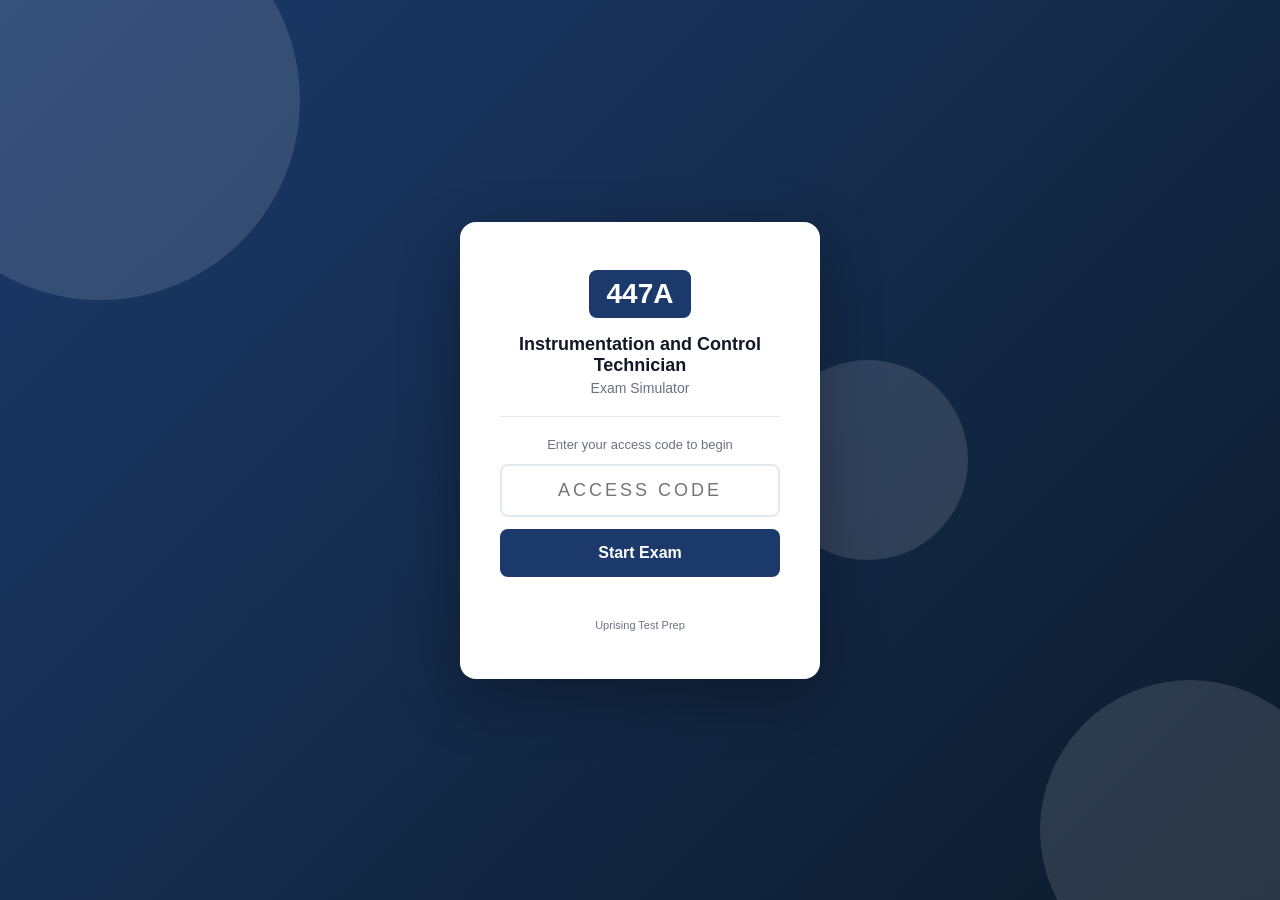
<file: index.html>
<!DOCTYPE html>
<html lang="en">
<head>
  <meta charset="UTF-8" />
  <meta name="viewport" content="width=device-width, initial-scale=1.0, viewport-fit=cover" />
  <meta name="apple-mobile-web-app-capable" content="yes" />
  <meta name="apple-mobile-web-app-status-bar-style" content="black-translucent" />
  <title>447A Exam Simulator</title>
  <link rel="stylesheet" href="style.css" />
</head>
<body>

<div id="access-gate">
  <div class="gate-bg-shapes">
    <div class="shape shape-1"></div>
    <div class="shape shape-2"></div>
    <div class="shape shape-3"></div>
  </div>
  <div class="gate-card">
    <div class="gate-logo">
      <div class="logo-badge">447A</div>
    </div>
    <h1 class="gate-title">Instrumentation and Control Technician</h1>
    <p class="gate-subtitle">Exam Simulator</p>
    <div class="gate-divider"></div>
    <p class="gate-instruction">Enter your access code to begin</p>
    <input type="text" id="access-code-input" class="gate-input"
           placeholder="Access Code" autocomplete="off"
           maxlength="20" spellcheck="false" />
    <button id="access-btn" class="gate-btn">Start Exam</button>
    <p id="access-error" class="gate-error"></p>
    <p class="gate-hint">Uprising Test Prep</p>
  </div>
</div>

<div id="app" style="display:none">
  <header class="top-bar">
    <div class="bar-left">
      <span class="bar-logo">447A</span>
      <span class="bar-title">Exam Simulator</span>
    </div>
    <div class="bar-right">
      <span class="bar-timer" id="timer-display">--:--</span>
      <button class="bar-btn" id="flag-btn">Flag</button>
      <button class="bar-btn bar-btn-primary" id="submit-btn">
        <span class="btn-full">Submit Exam</span>
        <span class="btn-short">Submit</span>
      </button>
    </div>
  </header>

  <div class="progress-strip">
    <div class="progress-bar" id="progress-bar"></div>
  </div>

  <main class="exam-main">
    <div class="question-panel">
      <div class="q-meta">
        <span id="q-counter"></span>
        <span id="q-domain" class="q-domain-tag"></span>
        <span id="q-flag-indicator" class="flag-chip" style="display:none">Flagged</span>
      </div>
      <!-- Shared text for a linked cluster (a clinical case, a reading
           passage). It sits ABOVE the stem, which is the one thing that
           legitimately precedes it, and repeats on every question in the
           cluster so nobody has to page backwards. -->
      <div id="q-cluster-wrap" class="cluster-wrap" style="display:none"></div>
      <p id="question-text" class="q-text"></p>
      <!-- The picture sits BELOW the question text so the simulator matches
           the printed book exactly: stem, then picture, then options. They
           used to disagree (book put the picture under the stem, simulator put
           it above), so no single wording could be true in both places, and
           184 of MLPAO's 185 image questions said "shown above" while the
           book printed the picture below the sentence. Write stems with
           neutral wording ("the strip shown", "the diagram shows") and this
           whole class of bug cannot come back. -->
      <div id="q-image-wrap" style="display:none; margin-bottom:14px;"></div>
      <div id="options-list" class="options-list"></div>
      <div id="explanation-box" class="explanation-box" style="display:none">
        <div class="explanation-label">Explanation</div>
        <p id="explanation-text" class="explanation-text"></p>
      </div>
    </div>
    <div class="nav-bar">
      <button class="nav-btn" id="prev-btn">&#8592; Prev</button>
      <button class="nav-btn nav-btn-map" id="map-btn">Question Map</button>
      <button class="nav-btn nav-btn-next" id="next-btn">Next &#8594;</button>
    </div>
  </main>
</div>

<!-- Question Map Modal -->
<div id="map-modal" style="display:none">
  <div class="map-backdrop" id="map-backdrop"></div>
  <div class="map-panel">
    <div class="map-header">
      <span class="map-title">Question Map</span>
      <button id="map-close" class="map-close-btn">&#x2715; Close</button>
    </div>
    <div class="map-legend">
      <span class="leg-item"><span class="leg-swatch leg-answered"></span>Answered</span>
      <span class="leg-item"><span class="leg-swatch leg-flagged"></span>Flagged</span>
      <span class="leg-item"><span class="leg-swatch leg-unanswered"></span>Unanswered</span>
    </div>
    <div id="q-grid" class="q-grid"></div>
  </div>
</div>

<div id="results-screen" style="display:none">
  <div class="results-card">
    <div class="res-header">
      <div class="res-badge">447A</div>
      <h2 id="res-status" class="res-status"></h2>
      <p id="res-score" class="res-score"></p>
    </div>
    <div id="res-domains" class="res-domains"></div>
    <button id="res-review-btn" class="res-btn">Review Answers</button>
    <button id="res-restart-btn" class="res-btn res-btn-secondary">Restart</button>
  </div>
</div>

<script src="questions.js"></script>
<script src="app.js"></script>
</body>
</html>
</file>
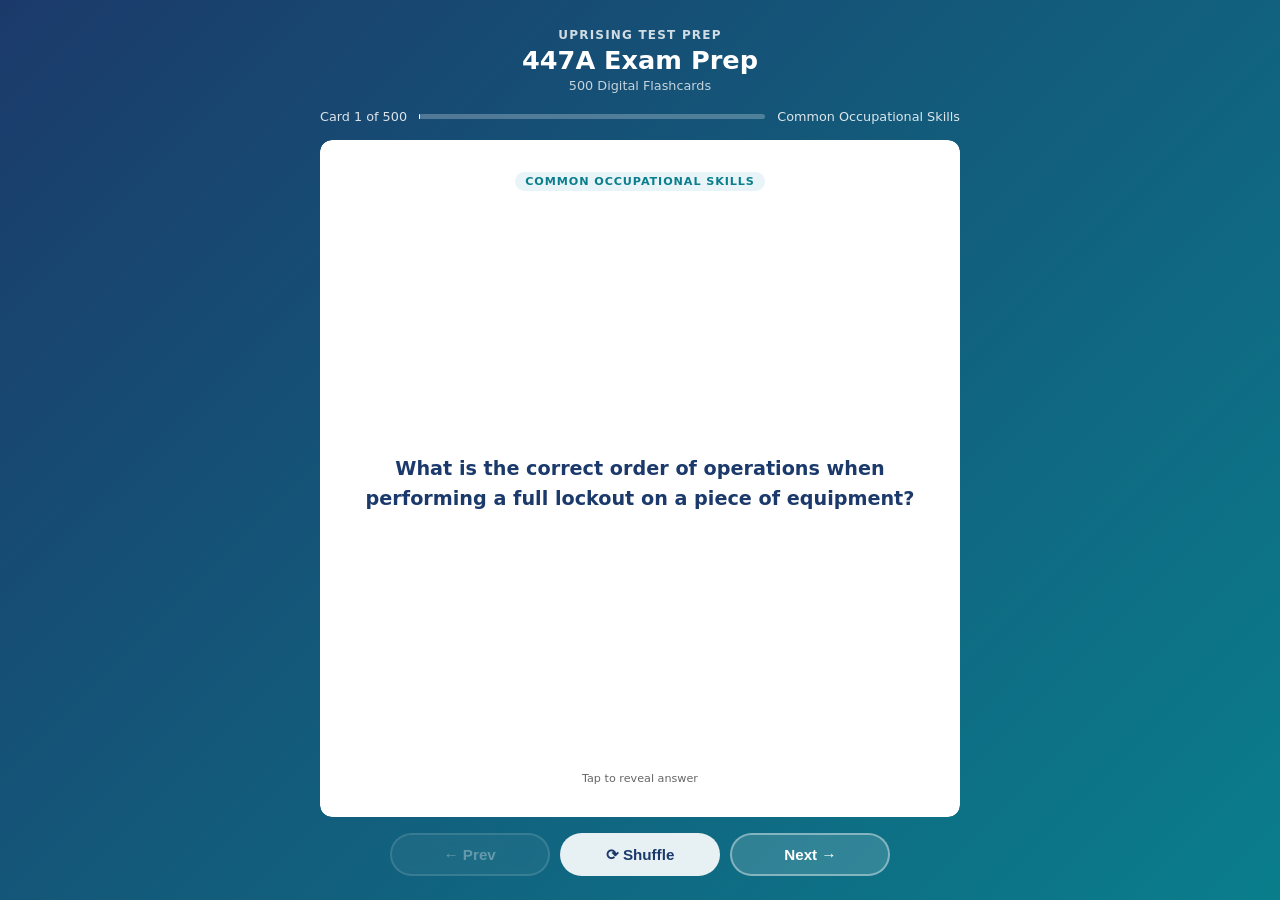
<file: flashcards/index.html>
<!DOCTYPE html>
<html lang="en">
<head>
  <meta charset="UTF-8">
  <meta name="viewport" content="width=device-width, initial-scale=1.0">
  <title>447A Exam Prep: Flashcards</title>
  <style>
    :root {
      --blue:   #1B3A6B;
      --teal:   #0A7E8C;
      --ltblue: #E8F4F8;
      --white:  #FFFFFF;
      --text:   #1A1A1A;
      --muted:  #666;
      --radius: 12px;
    }
    * { box-sizing: border-box; margin: 0; padding: 0; }
    html, body { height: 100%; }
    body {
      font-family: 'Segoe UI', system-ui, sans-serif;
      background: linear-gradient(135deg, var(--blue) 0%, var(--teal) 100%);
      /* Pinned, not min-height: the page must never grow, or the controls
         get pushed below the fold on iOS where 100dvh and height:100%
         disagree. The height:100% rule above is the pre-dvh fallback. */
      height: 100dvh;
      max-height: 100dvh;
      overflow: hidden;
      display: flex;
      flex-direction: column;
      align-items: center;
      padding: 1.25rem 1rem 1rem;
      gap: 0.75rem;
      overflow-x: hidden;
    }
    header { text-align: center; color: #fff; flex-shrink: 0; }
    header .brand { font-size: 0.75rem; font-weight: 700; letter-spacing: 0.1em; opacity: 0.8; text-transform: uppercase; }
    header h1 { font-size: 1.3rem; font-weight: 800; margin-top: 0.2rem; }
    header .subtitle { font-size: 0.8rem; opacity: 0.75; margin-top: 0.15rem; }
    #progress-info {
      display: flex; align-items: center; gap: 0.75rem;
      color: rgba(255,255,255,0.85); font-size: 0.8rem;
      flex-shrink: 0; width: 100%; max-width: 640px;
    }
    #progress-bar-track {
      flex: 1; background: rgba(255,255,255,0.25);
      border-radius: 4px; height: 5px;
    }
    #progress-bar-fill { height: 100%; background: #fff; border-radius: 4px; transition: width 0.3s; }
    .card-scene {
      width: 100%; max-width: 640px;
      perspective: 1200px;
      cursor: pointer;
      flex: 1; min-height: 0;
      display: flex; flex-direction: column;
    
      /* WebKit does not clip overflow inside a preserve-3d context, so the
         answer pane's own clip is dropped and a long answer paints over the
         Prev/Next row. This element only sets the perspective and is NOT
         itself in the 3D context, so its clip is honoured in every engine. */
      overflow: hidden;
      border-radius: var(--radius);
    }
    .card-inner {
      position: relative; width: 100%;
      flex: 1; min-height: 0;
      transition: transform 0.55s cubic-bezier(.4,0,.2,1);
      transform-style: preserve-3d;
    }
    .card-scene.flipped .card-inner { transform: rotateY(180deg); }
    .card-face {
      position: absolute; inset: 0;
      backface-visibility: hidden; -webkit-backface-visibility: hidden;
      border-radius: var(--radius);
      display: flex; flex-direction: column;
      padding: 1.5rem 1.75rem;
      box-shadow: 0 12px 40px rgba(0,0,0,0.2);
      overflow: hidden;
    
      /* Painting through a mask forces WebKit to allocate a real clipping
         layer for a 3D-transformed element, which is what makes the
         overflow:hidden and the rounded corners above actually apply. */
      -webkit-mask-image: -webkit-radial-gradient(#fff, #000);
              mask-image: radial-gradient(#fff, #000);
    }
    .card-front { background: var(--white); align-items: center; justify-content: center; }
    .card-back  { background: var(--ltblue); transform: rotateY(180deg); }
    .card-badge {
      font-size: 0.7rem; font-weight: 700; text-transform: uppercase;
      letter-spacing: 0.08em;
      background: var(--ltblue); color: var(--teal);
      padding: 0.2rem 0.65rem; border-radius: 20px;
      margin-bottom: 0.85rem; flex-shrink: 0;
    }
    .card-back .card-badge { background: rgba(10,126,140,0.12); }
    .card-front .q-text {
      font-size: 1.1rem; font-weight: 600; color: var(--blue); line-height: 1.55;
      text-align: center; overflow-y: auto; flex: 1;
      display: flex; align-items: center; justify-content: center;
      scrollbar-width: thin; scrollbar-color: rgba(27,58,107,0.3) transparent;
    }
    .card-back .a-label { font-size: 0.7rem; font-weight: 700; color: var(--teal); text-transform: uppercase; letter-spacing: 0.08em; margin-bottom: 0.4rem; flex-shrink: 0; }
    .card-back .a-text  {
      font-size: 0.975rem; color: var(--text); line-height: 1.65;
      overflow-y: auto; flex: 1; min-height: 0; padding-right: 4px;
      scrollbar-width: thin; scrollbar-color: rgba(10,126,140,0.4) transparent;
    
      -webkit-overflow-scrolling: touch;
      overscroll-behavior: contain;
    }
    .card-back .a-text::-webkit-scrollbar { width: 4px; }
    .card-back .a-text::-webkit-scrollbar-track { background: transparent; }
    .card-back .a-text::-webkit-scrollbar-thumb { background: rgba(10,126,140,0.4); border-radius: 4px; }
    .tap-hint { flex-shrink: 0; margin-top: 0.6rem; font-size: 0.7rem; color: var(--muted); text-align: center; }
    .card-back .tap-hint { color: var(--teal); opacity: 0.7; }
    .controls {
      display: flex; gap: 0.65rem; flex-wrap: nowrap;
      justify-content: center; flex-shrink: 0;
      width: 100%; max-width: 640px;
      padding-bottom: env(safe-area-inset-bottom, 0px);
    }
    .btn {
      padding: 0.6rem 1.2rem; border-radius: 50px;
      border: 2px solid rgba(255,255,255,0.4);
      background: rgba(255,255,255,0.15); color: #fff;
      font-weight: 700; font-size: 0.875rem; cursor: pointer;
      transition: all 0.2s; backdrop-filter: blur(4px);
      white-space: nowrap; flex: 1; max-width: 160px;
    }
    .btn:hover { background: rgba(255,255,255,0.3); border-color: rgba(255,255,255,0.7); }
    .btn:active { transform: scale(0.96); }
    .btn:disabled { opacity: 0.35; cursor: not-allowed; }
    .btn.btn-primary { background: rgba(255,255,255,0.9); color: var(--blue); border-color: transparent; }
    .btn.btn-primary:hover { background: #fff; }
    #loading { color: rgba(255,255,255,0.8); font-size: 1rem; text-align: center; padding: 3rem; flex: 1; }
    @media (min-width: 768px) {
      body { padding: 1.75rem 1.5rem 1.5rem; gap: 1rem; }
      header h1 { font-size: 1.6rem; }
      .card-face { padding: 2rem 2.5rem; }
      .card-front .q-text { font-size: 1.2rem; }
      .card-back .a-text { font-size: 1.05rem; }
      .btn { font-size: 0.95rem; padding: 0.65rem 1.4rem; }
    }
    @media (max-width: 380px) {
      body { padding: 0.75rem; gap: 0.5rem; }
      header .brand { font-size: 0.65rem; }
      header h1 { font-size: 1.1rem; }
      header .subtitle { display: none; }
      .card-face { padding: 1rem 1.1rem; }
      .card-front .q-text { font-size: 0.975rem; }
      .card-back .a-text { font-size: 0.875rem; }
      .btn { font-size: 0.8rem; padding: 0.5rem 0.75rem; }
    }
  </style>
</head>
<body>
<header>
  <div class="brand">Uprising Test Prep</div>
  <h1>447A Exam Prep</h1>
  <div class="subtitle">500 Digital Flashcards</div>
</header>
<div id="progress-info">
  <span id="card-counter">Card 1 of 500</span>
  <div id="progress-bar-track"><div id="progress-bar-fill" style="width:0%"></div></div>
  <span id="domain-label"></span>
</div>
<div id="loading">Loading flashcards...</div>
<div class="card-scene" id="card-scene" style="display:none" onclick="flipCard()">
  <div class="card-inner" id="card-inner">
    <div class="card-face card-front">
      <div class="card-badge" id="front-badge"></div>
      <div class="q-text" id="q-text"></div>
      <div class="tap-hint">Tap to reveal answer</div>
    </div>
    <div class="card-face card-back">
      <div class="card-badge" id="back-badge">Answer</div>
      <div class="a-label">Answer</div>
      <div class="a-text" id="a-text"></div>
      <div class="tap-hint">Tap to flip back</div>
    </div>
  </div>
</div>
<div class="controls" id="controls" style="display:none">
  <button class="btn" id="prev-btn" onclick="event.stopPropagation();move(-1)" disabled>&#8592; Prev</button>
  <button class="btn btn-primary" onclick="event.stopPropagation();shuffleCards()">&#10227; Shuffle</button>
  <button class="btn" id="next-btn" onclick="event.stopPropagation();move(1)">Next &#8594;</button>
</div>
<script>
const DOMAIN_LABELS = {
  common_occupational_skills: "Common Occupational Skills",
  process_measuring_and_indicating_devices: "Process Measuring and Indicating Devices",
  safety_and_security_systems: "Safety and Security Systems",
  hydraulic_pneumatic_and_electrical_systems: "Hydraulic Pneumatic and Electrical Systems",
  final_control_elements: "Final Control Elements",
  communication_systems: "Communication Systems",
  control_systems_and_process_control: "Control Systems and Process Control",
};
let cards   = [];
let current = 0;
async function init() {
  try {
    const res = await fetch('flashcards.json');
    if (!res.ok) throw new Error('Network error');
    cards = await res.json();
    document.getElementById('loading').style.display    = 'none';
    document.getElementById('card-scene').style.display = 'flex';
    document.getElementById('controls').style.display   = 'flex';
    show();
  } catch (e) {
    document.getElementById('loading').textContent = 'Error loading flashcards. Please try refreshing.';
  }
}
function domainLabel(key) {
  return DOMAIN_LABELS[key] || key.replace(/_/g, ' ').replace(/\b\w/g, c => c.toUpperCase());
}
function show() {
  const c = cards[current];
  document.getElementById('card-scene').classList.remove('flipped');
  document.getElementById('a-text').scrollTop = 0;
  const label = domainLabel(c.domain || c.chapter || '');
  document.getElementById('q-text').textContent       = c.front;
  document.getElementById('a-text').textContent       = c.back;
  document.getElementById('front-badge').textContent  = label;
  document.getElementById('back-badge').textContent   = label;
  document.getElementById('card-counter').textContent = `Card ${current+1} of ${cards.length}`;
  document.getElementById('domain-label').textContent = label;
  document.getElementById('progress-bar-fill').style.width = `${((current+1)/cards.length*100).toFixed(1)}%`;
  document.getElementById('prev-btn').disabled = current === 0;
  document.getElementById('next-btn').disabled = current === cards.length - 1;
}
function flipCard() { document.getElementById('card-scene').classList.toggle('flipped'); }
function move(dir) {
  const next = current + dir;
  if (next < 0 || next >= cards.length) return;
  current = next; show();
}
function shuffleCards() {
  for (let i = cards.length - 1; i > 0; i--) {
    const j = Math.floor(Math.random() * (i+1));
    [cards[i], cards[j]] = [cards[j], cards[i]];
  }
  current = 0; show();
}
document.addEventListener('keydown', e => {
  if (e.key === 'ArrowRight' || e.key === 'ArrowDown') move(1);
  else if (e.key === 'ArrowLeft' || e.key === 'ArrowUp') move(-1);
  else if (e.key === ' ' || e.key === 'Enter') { e.preventDefault(); flipCard(); }
});
init();
</script>
</body>
</html>
</file>
<file: style.css>
/* 447A Exam Simulator, Styles */
:root {
  --primary:   #1B3A6B;
  --pass:      #059669;
  --fail:      #DC2626;
  --bg:        #F3F4F8;
  --card:      #FFFFFF;
  --border:    #E2E8F0;
  --text:      #111827;
  --muted:     #6B7280;
  --radius:    10px;
}
*, *::before, *::after { box-sizing: border-box; margin: 0; padding: 0; }
body {
  font-family: -apple-system, BlinkMacSystemFont, "Segoe UI", sans-serif;
  background: var(--bg);
  color: var(--text);
  height: 100vh;
  height: 100dvh;
  overflow: hidden;
  -webkit-text-size-adjust: 100%;
}

/* ── Access Gate ─────────────────────────────────────────────────────────── */
#access-gate {
  display: flex;
  align-items: center;
  justify-content: center;
  height: 100vh;
  height: 100dvh;
  background: linear-gradient(135deg, var(--primary) 0%, #0d1b2a 100%);
  position: relative;
  overflow: hidden;
  padding: 20px;
  padding-top: max(20px, env(safe-area-inset-top));
  padding-bottom: max(20px, env(safe-area-inset-bottom));
}
.gate-bg-shapes { position: absolute; inset: 0; pointer-events: none; }
.shape { position: absolute; border-radius: 50%; opacity: .12; background: #fff; }
.shape-1 { width: 400px; height: 400px; top: -100px; left: -100px; }
.shape-2 { width: 300px; height: 300px; bottom: -80px; right: -60px; }
.shape-3 { width: 200px; height: 200px; top: 40%; left: 60%; }
.gate-card {
  background: #fff;
  border-radius: 16px;
  padding: 48px 40px;
  text-align: center;
  width: 100%;
  max-width: 360px;
  position: relative;
  z-index: 1;
  box-shadow: 0 20px 60px rgba(0,0,0,.3);
}
.logo-badge {
  display: inline-block;
  background: var(--primary);
  color: #fff;
  font-weight: 800;
  font-size: 28px;
  padding: 8px 18px;
  border-radius: 8px;
}
.gate-title { font-size: 18px; font-weight: 700; margin-top: 16px; color: var(--text); }
.gate-subtitle { color: var(--muted); font-size: 14px; margin-top: 4px; }
.gate-divider { height: 1px; background: var(--border); margin: 20px 0; }
.gate-instruction { font-size: 13px; color: var(--muted); margin-bottom: 12px; }
.gate-input {
  width: 100%;
  padding: 14px 16px;
  border: 2px solid var(--border);
  border-radius: 8px;
  font-size: 18px;
  text-align: center;
  text-transform: uppercase;
  letter-spacing: 3px;
  outline: none;
}
.gate-input:focus { border-color: var(--primary); }
.gate-btn {
  width: 100%;
  margin-top: 12px;
  padding: 15px;
  background: var(--primary);
  color: #fff;
  border: none;
  border-radius: 8px;
  font-size: 16px;
  font-weight: 600;
  cursor: pointer;
  -webkit-tap-highlight-color: transparent;
}
.gate-btn:hover { opacity: .9; }
.gate-error { color: var(--fail); font-size: 13px; margin-top: 8px; min-height: 18px; }
.gate-hint { color: var(--muted); font-size: 11px; margin-top: 16px; }

/* ── App shell ───────────────────────────────────────────────────────────── */
#app {
  display: flex;
  flex-direction: column;
  height: 100vh;
  height: 100dvh;
  padding-top: env(safe-area-inset-top);
}
.top-bar {
  display: flex;
  justify-content: space-between;
  align-items: center;
  background: var(--primary);
  color: #fff;
  padding: 0 20px;
  padding-left: max(20px, env(safe-area-inset-left));
  padding-right: max(20px, env(safe-area-inset-right));
  height: 52px;
  flex-shrink: 0;
  gap: 8px;
}
.bar-left { display: flex; align-items: center; gap: 8px; min-width: 0; }
.bar-logo { font-weight: 800; font-size: 18px; flex-shrink: 0; }
.bar-title { font-size: 14px; opacity: .8; white-space: nowrap; overflow: hidden; text-overflow: ellipsis; }
.bar-right { display: flex; align-items: center; gap: 8px; flex-shrink: 0; }
.bar-timer {
  font-variant-numeric: tabular-nums;
  font-size: 16px;
  font-weight: 600;
  min-width: 68px;
  text-align: right;
}
.bar-btn {
  padding: 7px 13px;
  background: rgba(255,255,255,.15);
  border: 1px solid rgba(255,255,255,.3);
  color: #fff;
  border-radius: 6px;
  cursor: pointer;
  font-size: 13px;
  white-space: nowrap;
  -webkit-tap-highlight-color: transparent;
  touch-action: manipulation;
}
.bar-btn:hover { background: rgba(255,255,255,.25); }
.bar-btn-primary {
  background: #fff;
  color: var(--primary);
  border-color: #fff;
  font-weight: 600;
}
.bar-btn-primary:hover { background: #f0f0f0; }
.btn-short { display: none; }
.btn-full  { display: inline; }

.progress-strip { height: 4px; background: rgba(0,0,0,.1); flex-shrink: 0; }
.progress-bar   { height: 100%; background: #4ade80; transition: width .3s; }

/* ── Main exam area ──────────────────────────────────────────────────────── */
.exam-main {
  flex: 1;
  overflow: hidden;
  display: flex;
  flex-direction: column;
  padding: 16px 20px 0;
  padding-left: max(16px, env(safe-area-inset-left));
  padding-right: max(16px, env(safe-area-inset-right));
  min-height: 0;
}
.question-panel { flex: 1; overflow-y: auto; padding-bottom: 12px; -webkit-overflow-scrolling: touch; }
.q-meta {
  display: flex;
  align-items: center;
  gap: 8px;
  margin-bottom: 12px;
  font-size: 13px;
  color: var(--muted);
  flex-wrap: wrap;
}
.q-domain-tag {
  background: var(--primary);
  color: #fff;
  padding: 2px 8px;
  border-radius: 4px;
  font-size: 11px;
  font-weight: 600;
}
.flag-chip {
  background: #FEF3C7;
  color: #92400E;
  padding: 2px 8px;
  border-radius: 4px;
  font-size: 11px;
  font-weight: 600;
}
.cluster-wrap {
  border-left: 4px solid var(--primary, #1B3A6B);
  background: #F2F6FC; border-radius: 8px;
  padding: 10px 14px; margin-bottom: 16px;
}
.cluster-label {
  font-size: 11px; font-weight: 700; letter-spacing: 0.06em;
  text-transform: uppercase; color: var(--primary, #1B3A6B); margin-bottom: 6px;
}
.cluster-body {
  max-height: 38vh; overflow-y: auto; font-size: 15px; line-height: 1.6;
  -webkit-overflow-scrolling: touch;
}
.cluster-body p + p { margin-top: 10px; }
@media (min-width: 1100px) { .cluster-body { max-height: 52vh; } }

.q-image {
  max-width: 100%;
  /* Cap the height too. With only max-width, a tall exhibit renders at full
     width and pushes the stem and every option below the fold, so the question
     looks like it has no answers until the candidate scrolls. Found on CNPLE. */
  max-height: 62vh;
  width: auto;
  height: auto;
  object-fit: contain;
  border-radius: 6px;
  border: 1px solid var(--border);
  display: block;
  margin-bottom: 14px;
}
.q-text { font-size: 16px; line-height: 1.65; margin-bottom: 20px; }
.options-list { display: flex; flex-direction: column; gap: 10px; }
.option {
  display: flex;
  align-items: flex-start;
  gap: 12px;
  padding: 15px 16px;
  background: var(--card);
  border: 2px solid var(--border);
  border-radius: var(--radius);
  cursor: pointer;
  transition: .15s;
  -webkit-tap-highlight-color: transparent;
  touch-action: manipulation;
  min-height: 52px;
}
.option:hover  { border-color: var(--primary); background: #F8FAFF; }
.option.selected  { border-color: var(--primary); background: #EEF3FF; }
.option.correct   { border-color: #059669; background: #ECFDF5; }
.option.incorrect { border-color: #DC2626; background: #FEF2F2; }
.explanation-box {
  margin-top: 20px;
  padding: 16px 18px;
  background: #F0F9FF;
  border-left: 4px solid #2563EB;
  border-radius: 6px;
}
.explanation-label {
  font-size: 11px;
  font-weight: 700;
  text-transform: uppercase;
  letter-spacing: .06em;
  color: #2563EB;
  margin-bottom: 8px;
}
.explanation-text { font-size: 14.5px; line-height: 1.7; color: #1e293b; margin: 0; }
.opt-letter { font-weight: 700; font-size: 15px; color: var(--primary); min-width: 22px; padding-top: 1px; flex-shrink: 0; }
.opt-text   { font-size: 15px; line-height: 1.5; }

/* ── Nav bar ─────────────────────────────────────────────────────────────── */
.nav-bar {
  display: flex;
  align-items: center;
  gap: 8px;
  padding: 10px 0;
  padding-bottom: max(14px, env(safe-area-inset-bottom));
  flex-shrink: 0;
}
.nav-btn {
  flex: 1;
  padding: 13px 8px;
  background: var(--card);
  border: 1px solid var(--border);
  border-radius: 8px;
  cursor: pointer;
  font-size: 15px;
  font-weight: 500;
  text-align: center;
  -webkit-tap-highlight-color: transparent;
  touch-action: manipulation;
  min-height: 48px;
}
.nav-btn:hover      { background: #f0f0f0; }
.nav-btn-map {
  background: var(--bg);
  border-color: var(--primary);
  color: var(--primary);
  font-weight: 600;
}
.nav-btn-map:hover { background: #EEF3FF; }
.nav-btn-next {
  background: var(--primary);
  color: #fff;
  border-color: var(--primary);
}
.nav-btn-next:hover { opacity: .9; }

/* ── Question Map Modal ──────────────────────────────────────────────────── */
#map-modal {
  position: fixed;
  inset: 0;
  z-index: 1000;
  display: flex;
  flex-direction: column;
  justify-content: flex-end;
}
.map-backdrop { position: absolute; inset: 0; background: rgba(0,0,0,.5); }
.map-panel {
  position: relative;
  background: #fff;
  border-radius: 20px 20px 0 0;
  padding: 20px;
  padding-bottom: max(20px, env(safe-area-inset-bottom));
  max-height: 80vh;
  max-height: 80dvh;
  display: flex;
  flex-direction: column;
  box-shadow: 0 -4px 30px rgba(0,0,0,.2);
}
.map-header {
  display: flex;
  align-items: center;
  justify-content: space-between;
  margin-bottom: 12px;
  flex-shrink: 0;
}
.map-title { font-size: 17px; font-weight: 700; color: var(--text); }
.map-close-btn {
  padding: 8px 16px;
  background: var(--bg);
  border: 1px solid var(--border);
  border-radius: 8px;
  cursor: pointer;
  font-size: 14px;
  font-weight: 500;
  min-height: 40px;
  -webkit-tap-highlight-color: transparent;
  touch-action: manipulation;
}
.map-close-btn:hover { background: #e5e7eb; }
.map-legend { display: flex; gap: 16px; margin-bottom: 14px; flex-shrink: 0; flex-wrap: wrap; }
.leg-item { display: flex; align-items: center; gap: 6px; font-size: 13px; color: var(--muted); }
.leg-swatch {
  width: 16px;
  height: 16px;
  border-radius: 3px;
  border: 1px solid var(--border);
  background: var(--card);
  display: inline-block;
  flex-shrink: 0;
}
.leg-swatch.leg-answered  { background: var(--primary); border-color: var(--primary); }
.leg-swatch.leg-flagged   { background: #FEF3C7; border-color: #F59E0B; }
.leg-swatch.leg-unanswered { background: var(--card); }
.q-grid {
  display: flex;
  flex-wrap: wrap;
  gap: 6px;
  overflow-y: auto;
  flex: 1;
  padding-bottom: 8px;
  -webkit-overflow-scrolling: touch;
}
.grid-btn {
  width: 40px;
  height: 40px;
  border: 1px solid var(--border);
  border-radius: 6px;
  background: var(--card);
  font-size: 12px;
  cursor: pointer;
  font-weight: 500;
  -webkit-tap-highlight-color: transparent;
  touch-action: manipulation;
}
.grid-btn.answered { background: var(--primary); color: #fff; border-color: var(--primary); }
.grid-btn.flagged  { background: #FEF3C7; border-color: #F59E0B; }
.grid-btn.active   { outline: 3px solid var(--primary); outline-offset: 2px; }

/* ── Results ─────────────────────────────────────────────────────────────── */
#results-screen {
  display: flex;
  align-items: flex-start;
  justify-content: center;
  min-height: 100vh;
  min-height: 100dvh;
  background: var(--bg);
  overflow-y: auto;
  -webkit-overflow-scrolling: touch;
  padding: 20px 16px;
  padding-top: max(20px, env(safe-area-inset-top));
  padding-bottom: max(20px, env(safe-area-inset-bottom));
}
.results-card {
  background: var(--card);
  border-radius: 16px;
  padding: 40px;
  max-width: 480px;
  width: 100%;
  box-shadow: 0 8px 30px rgba(0,0,0,.1);
}
.res-header { text-align: center; margin-bottom: 24px; }
.res-badge {
  display: inline-block;
  background: var(--primary);
  color: #fff;
  font-weight: 800;
  font-size: 22px;
  padding: 6px 16px;
  border-radius: 8px;
}
.res-status { font-size: 36px; font-weight: 800; margin-top: 12px; }
.res-score  { font-size: 18px; color: var(--muted); margin-top: 4px; }
.res-domains { margin-bottom: 24px; display: flex; flex-direction: column; gap: 10px; }
.res-domain-row { display: flex; align-items: center; gap: 8px; font-size: 13px; }
.res-domain-name { width: 160px; font-weight: 500; flex-shrink: 0; }
.res-domain-bar-wrap { flex: 1; background: #E5E7EB; border-radius: 4px; height: 8px; overflow: hidden; }
.res-domain-bar { height: 100%; border-radius: 4px; transition: width .5s; }
.res-domain-pct { width: 36px; text-align: right; font-weight: 600; }
.res-btn {
  width: 100%;
  padding: 15px;
  background: var(--primary);
  color: #fff;
  border: none;
  border-radius: 8px;
  font-size: 15px;
  font-weight: 600;
  cursor: pointer;
  margin-bottom: 10px;
  min-height: 52px;
  -webkit-tap-highlight-color: transparent;
  touch-action: manipulation;
}
.res-btn:hover { opacity: .9; }
.res-btn-secondary {
  background: transparent;
  color: var(--primary);
  border: 2px solid var(--primary);
}
.res-btn-secondary:hover { background: var(--primary); color: #fff; }

/* ── Mobile breakpoint (phones ≤ 640px) ─────────────────────────────────── */
@media (max-width: 640px) {
  /* Gate card */
  .gate-card { padding: 32px 24px; }

  /* Top bar: hide long title text, swap Submit label */
  .bar-title  { display: none; }
  .btn-full   { display: none; }
  .btn-short  { display: inline; }
  .bar-right  { gap: 6px; }
  .bar-btn    { padding: 6px 10px; font-size: 12px; }
  .bar-timer  { font-size: 14px; min-width: 58px; }

  /* Exam main */
  .exam-main { padding: 12px 14px 0; }
  .q-text { font-size: 16px; }
  .opt-text { font-size: 15px; }

  /* Nav bar, bigger touch targets */
  .nav-btn { font-size: 14px; padding: 14px 6px; }

  /* Results */
  .results-card { padding: 28px 20px; }
  .res-domain-name { width: 110px; font-size: 12px; }
  .res-domain-pct  { font-size: 12px; }
  .res-status { font-size: 30px; }

  /* Map grid, slightly bigger buttons on phones */
  .grid-btn { width: 42px; height: 42px; }
}

/* ── Very small phones (≤ 380px) ────────────────────────────────────────── */
@media (max-width: 380px) {
  .bar-logo { font-size: 15px; }
  .bar-btn  { padding: 5px 8px; font-size: 11px; }
  .bar-timer { font-size: 13px; min-width: 52px; }
  .nav-btn  { font-size: 13px; }
  .grid-btn { width: 38px; height: 38px; font-size: 11px; }
}
</file>
